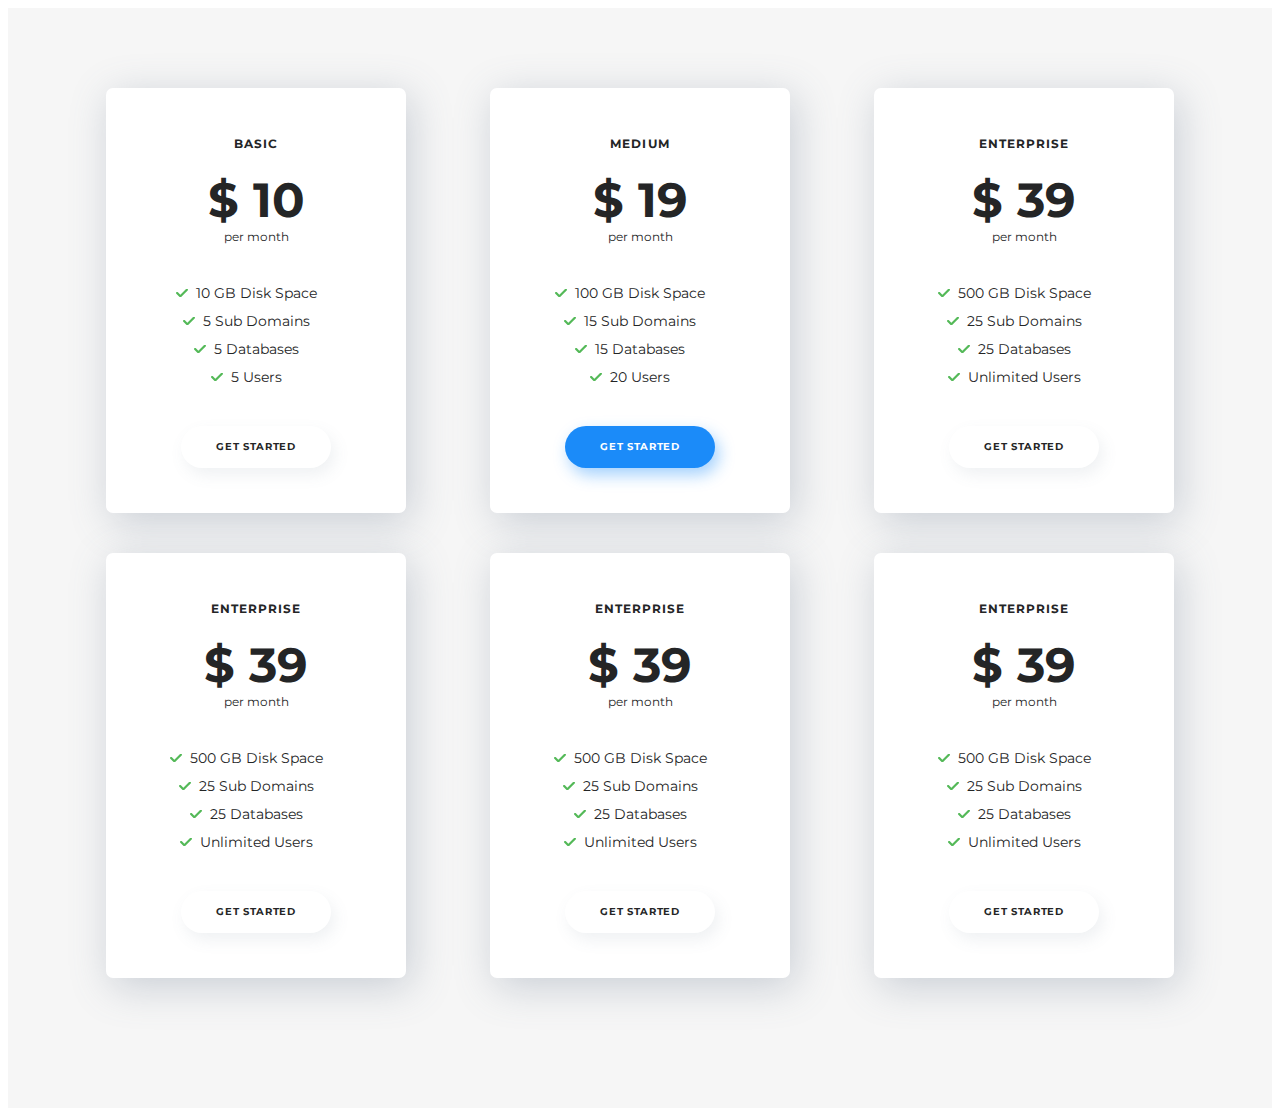
<file: index.html>
<!DOCTYPE html>
<html>
  <head>
    <!--the must have tags-->
    <meta charset="utf-8">
    <meta name="viewport" content="width=device-width">
    <!--the must have assets-->
    <link rel="stylesheet" href="https://maxcdn.bootstrapcdn.com/bootstrap/4.0.0-alpha.6/css/bootstrap.min.css" integrity="sha384-rwoIResjU2yc3z8GV/NPeZWAv56rSmLldC3R/AZzGRnGxQQKnKkoFVhFQhNUwEyJ" crossorigin="anonymous">
    <link rel="stylesheet" href="css/main.css">
    <script src="js/main.js" defer></script>
    <!--page title-->
    <title>Phoenix Startup UI Kit free version</title>
  </head>
  <body>
    <main class="page_wrapper">
      <!-- == START OF PRICES 02 ==-->
      <div class="prices prices--02">
        <div class="container-fluid">
           <div class="prices__items_box">
            <div class="prices__item prices__item--02 prices__item--accent--02">
              <h3 class="prices__item__title">basic</h3><span class="prices__item__price">$ 10</span><span class="prices__item__price_info">per month</span>
              <ul class="prices__item__features_list">
                <li class="prices__item__features_list__item">10 GB Disk Space</li>
                <li class="prices__item__features_list__item">5 Sub Domains</li>
                <li class="prices__item__features_list__item">5 Databases</li>
                <li class="prices__item__features_list__item">5 Users</li>
              </ul><a href="#" class="button button--white button--gray-shadow">get started</a>
            </div>
            <div class="prices__item prices__item--02 prices__item--accent--02">
              <h3 class="prices__item__title">medium</h3><span class="prices__item__price">$ 19</span><span class="prices__item__price_info">per month</span>
              <ul class="prices__item__features_list">
                <li class="prices__item__features_list__item">100 GB Disk Space</li>
                <li class="prices__item__features_list__item">15 Sub Domains</li>
                <li class="prices__item__features_list__item">15 Databases</li>
                <li class="prices__item__features_list__item">20 Users</li>
              </ul><a href="#" class="button button--blue button--blue-shadow">get started</a>
            </div>
            <div class="prices__item prices__item--02 prices__item--accent--02">
              <h3 class="prices__item__title">enterprise</h3><span class="prices__item__price">$ 39</span><span class="prices__item__price_info">per month</span>
              <ul class="prices__item__features_list">
                <li class="prices__item__features_list__item">500 GB Disk Space</li>
                <li class="prices__item__features_list__item">25 Sub Domains</li>
                <li class="prices__item__features_list__item">25 Databases</li>
                <li class="prices__item__features_list__item">Unlimited Users</li>
              </ul><a href="#" class="button button--white button--gray-shadow">get started</a>
            </div>

        <div class="prices__item prices__item--02 prices__item--accent--02">
              <h3 class="prices__item__title">enterprise</h3><span class="prices__item__price">$ 39</span><span class="prices__item__price_info">per month</span>
              <ul class="prices__item__features_list">
                <li class="prices__item__features_list__item">500 GB Disk Space</li>
                <li class="prices__item__features_list__item">25 Sub Domains</li>
                <li class="prices__item__features_list__item">25 Databases</li>
                <li class="prices__item__features_list__item">Unlimited Users</li>
              </ul><a href="#" class="button button--white button--gray-shadow">get started</a>
            </div>


                    <div class="prices__item prices__item--02 prices__item--accent--02">
              <h3 class="prices__item__title">enterprise</h3><span class="prices__item__price">$ 39</span><span class="prices__item__price_info">per month</span>
              <ul class="prices__item__features_list">
                <li class="prices__item__features_list__item">500 GB Disk Space</li>
                <li class="prices__item__features_list__item">25 Sub Domains</li>
                <li class="prices__item__features_list__item">25 Databases</li>
                <li class="prices__item__features_list__item">Unlimited Users</li>
              </ul><a href="#" class="button button--white button--gray-shadow">get started</a>
            </div>

                    <div class="prices__item prices__item--02 prices__item--accent--02">
              <h3 class="prices__item__title">enterprise</h3><span class="prices__item__price">$ 39</span><span class="prices__item__price_info">per month</span>
              <ul class="prices__item__features_list">
                <li class="prices__item__features_list__item">500 GB Disk Space</li>
                <li class="prices__item__features_list__item">25 Sub Domains</li>
                <li class="prices__item__features_list__item">25 Databases</li>
                <li class="prices__item__features_list__item">Unlimited Users</li>
              </ul><a href="#" class="button button--white button--gray-shadow">get started</a>
            </div>

          </div>
        </div>
      </div>
      <!-- == END OF PRICES 02 ==-->
    </main>
  </body>
</html>
</file>
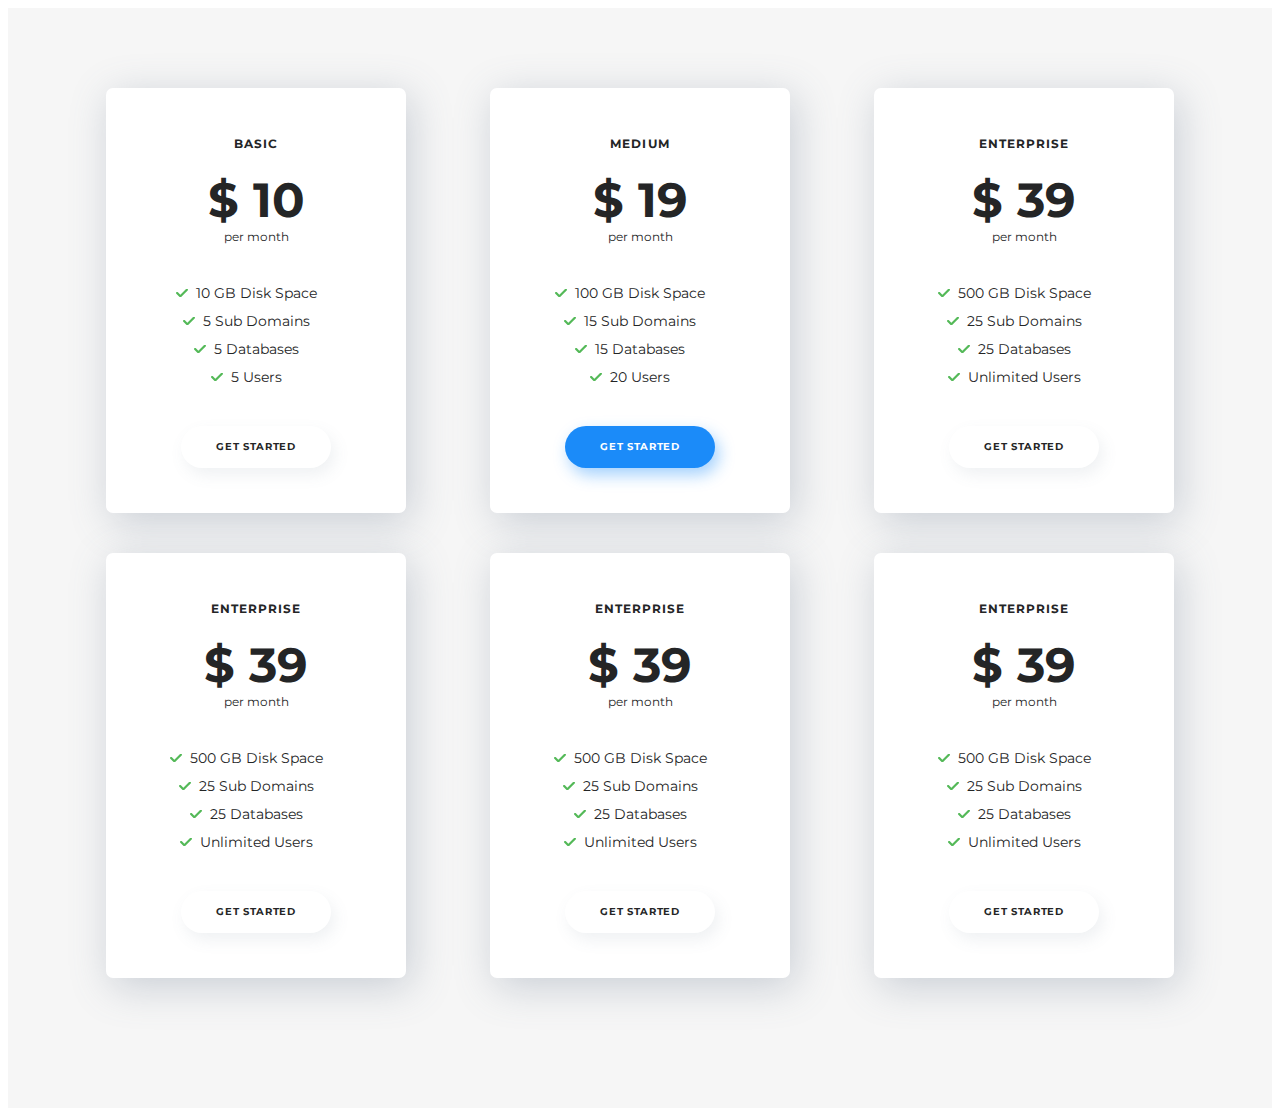
<file: filc.html>
<!DOCTYPE html>
<html>
  <head>
    <!--the must have tags-->
    <meta charset="utf-8">
    <meta name="viewport" content="width=device-width">
    <!--the must have assets-->
    <link rel="stylesheet" href="https://maxcdn.bootstrapcdn.com/bootstrap/4.0.0-alpha.6/css/bootstrap.min.css" integrity="sha384-rwoIResjU2yc3z8GV/NPeZWAv56rSmLldC3R/AZzGRnGxQQKnKkoFVhFQhNUwEyJ" crossorigin="anonymous">
    <link rel="stylesheet" href="css/main.css">
    <script src="js/main.js" defer></script>
    <!--page title-->
    <title>Phoenix Startup UI Kit free version</title>
  </head>
  <body>
    <main class="page_wrapper">
      <!-- == START OF PRICES 02 ==-->
      <div class="prices prices--02">
        <div class="container-fluid">
           <div class="prices__items_box">
            <div class="prices__item prices__item--02 prices__item--accent--02">
              <h3 class="prices__item__title">basic</h3><span class="prices__item__price">$ 10</span><span class="prices__item__price_info">per month</span>
              <ul class="prices__item__features_list">
                <li class="prices__item__features_list__item">10 GB Disk Space</li>
                <li class="prices__item__features_list__item">5 Sub Domains</li>
                <li class="prices__item__features_list__item">5 Databases</li>
                <li class="prices__item__features_list__item">5 Users</li>
              </ul><a href="#" class="button button--white button--gray-shadow">get started</a>
            </div>
            <div class="prices__item prices__item--02 prices__item--accent--02">
              <h3 class="prices__item__title">medium</h3><span class="prices__item__price">$ 19</span><span class="prices__item__price_info">per month</span>
              <ul class="prices__item__features_list">
                <li class="prices__item__features_list__item">100 GB Disk Space</li>
                <li class="prices__item__features_list__item">15 Sub Domains</li>
                <li class="prices__item__features_list__item">15 Databases</li>
                <li class="prices__item__features_list__item">20 Users</li>
              </ul><a href="#" class="button button--blue button--blue-shadow">get started</a>
            </div>
            <div class="prices__item prices__item--02 prices__item--accent--02">
              <h3 class="prices__item__title">enterprise</h3><span class="prices__item__price">$ 39</span><span class="prices__item__price_info">per month</span>
              <ul class="prices__item__features_list">
                <li class="prices__item__features_list__item">500 GB Disk Space</li>
                <li class="prices__item__features_list__item">25 Sub Domains</li>
                <li class="prices__item__features_list__item">25 Databases</li>
                <li class="prices__item__features_list__item">Unlimited Users</li>
              </ul><a href="#" class="button button--white button--gray-shadow">get started</a>
            </div>

        <div class="prices__item prices__item--02 prices__item--accent--02">
              <h3 class="prices__item__title">enterprise</h3><span class="prices__item__price">$ 39</span><span class="prices__item__price_info">per month</span>
              <ul class="prices__item__features_list">
                <li class="prices__item__features_list__item">500 GB Disk Space</li>
                <li class="prices__item__features_list__item">25 Sub Domains</li>
                <li class="prices__item__features_list__item">25 Databases</li>
                <li class="prices__item__features_list__item">Unlimited Users</li>
              </ul><a href="#" class="button button--white button--gray-shadow">get started</a>
            </div>


                    <div class="prices__item prices__item--02 prices__item--accent--02">
              <h3 class="prices__item__title">enterprise</h3><span class="prices__item__price">$ 39</span><span class="prices__item__price_info">per month</span>
              <ul class="prices__item__features_list">
                <li class="prices__item__features_list__item">500 GB Disk Space</li>
                <li class="prices__item__features_list__item">25 Sub Domains</li>
                <li class="prices__item__features_list__item">25 Databases</li>
                <li class="prices__item__features_list__item">Unlimited Users</li>
              </ul><a href="#" class="button button--white button--gray-shadow">get started</a>
            </div>

                    <div class="prices__item prices__item--02 prices__item--accent--02">
              <h3 class="prices__item__title">enterprise</h3><span class="prices__item__price">$ 39</span><span class="prices__item__price_info">per month</span>
              <ul class="prices__item__features_list">
                <li class="prices__item__features_list__item">500 GB Disk Space</li>
                <li class="prices__item__features_list__item">25 Sub Domains</li>
                <li class="prices__item__features_list__item">25 Databases</li>
                <li class="prices__item__features_list__item">Unlimited Users</li>
              </ul><a href="#" class="button button--white button--gray-shadow">get started</a>
            </div>

          </div>
        </div>
      </div>
      <!-- == END OF PRICES 02 ==-->
      <!-- ===== END OF: FREE VERSION COMPONENTS-->
      <!-- == START OF COVER COMPONENTS ==-->
      <!--include components/covers/01-->
      <!--include components/covers/02-->
      <!--include components/covers/03-->
      <!--include components/covers/05-->
      <!--include components/covers/06-->
      <!--include components/covers/07-->
      <!--include components/covers/08-->
      <!--include components/covers/09-->
      <!--include components/covers/11-->
      <!--include components/covers/12-->
      <!--include components/covers/13-->
      <!--include components/covers/14-->
      <!--include components/covers/15-->
      <!--include components/covers/17-->
      <!--include components/covers/18-->
      <!--include components/covers/19-->
      <!--include components/covers/20-->
      <!--include components/covers/21
      // == END OF COVER COMPONENTS ==
      // ____________________________
      // == START OF call_to_action COMPONENTS ==
      -->
      <!--include components/call_to_actions/01-->
      <!--include components/call_to_actions/02-->
      <!--include components/call_to_actions/03-->
      <!--include components/call_to_actions/04-->
      <!--include components/call_to_actions/05-->
      <!--include components/call_to_actions/06-->
      <!--include components/call_to_actions/08-->
      <!--include components/call_to_actions/09-->
      <!--include components/call_to_actions/10-->
      <!--include components/call_to_actions/11-->
      <!--include components/call_to_actions/12-->
      <!--include components/call_to_actions/13-->
      <!--include components/call_to_actions/14-->
      <!--include components/call_to_actions/15-->
      <!--include components/call_to_actions/16-->
      <!--include components/call_to_actions/17-->
      <!--include components/call_to_actions/18-->
      <!-- == END OF call_to_action COMPONENTS ==-->
      <!-- ____________________________-->
      <!-- == START OF FEATURES COMPONENTS ==-->
      <!--include components/features/01-->
      <!--include components/features/02-->
      <!--include components/features/03-->
      <!--include components/features/04-->
      <!--include components/features/05-->
      <!--include components/features/07-->
      <!--include components/features/08-->
      <!--include components/features/09-->
      <!--include components/features/10-->
      <!--include components/features/11-->
      <!--include components/features/12-->
      <!-- == END OF FEATURES COMPONENTS ==-->
      <!-- ____________________________-->
      <!-- == START OF PARTNERS COMPONENTS ==-->
      <!--include components/partners/01/-->
      <!--include components/partners/02-->
      <!--include components/partners/03-->
      <!-- == END OF PARTNERS COMPONENTS ==-->
      <!-- ____________________________-->
      <!-- == START OF COUNTERS COMPONENTS ==-->
      <!--include components/counters/01-->
      <!--include components/counters/02-->
      <!--include components/counters/03-->
      <!-- == END OF COUNTERS COMPONENTS ==-->
      <!-- ____________________________-->
      <!-- == START OF TESTIMONIALS COMPONENTS ==-->
      <!--include components/testimonials/01-->
      <!--include components/testimonials/02-->
      <!--include components/testimonials/03-->
      <!--include components/testimonials/04-->
      <!--include components/testimonials/05-->
      <!--include components/testimonials/06-->
      <!-- == END OF TESTIMONIALS COMPONENTS ==-->
      <!-- ____________________________-->
      <!-- == START OF ABOUT COMPONENTS ==-->
      <!--include components/about/01-->
      <!--include components/about/02-->
      <!--include components/about/03-->
      <!--include components/about/04-->
      <!--include components/about/05-->
      <!--include components/about/06-->
      <!--include components/about/07-->
      <!--include components/about/08-->
      <!-- == END OF ABOUT COMPONENTS ==-->
      <!-- ____________________________-->
      <!-- == START OF CONTENTS COMPONENTS ==-->
      <!--include components/contents/01-->
      <!--include components/contents/02-->
      <!--include components/contents/03-->
      <!--include components/contents/04-->
      <!--include components/contents/05-->
      <!-- == END OF CONTENTS COMPONENTS ==-->
      <!-- ____________________________-->
      <!-- == START OF TEAM COMPONENTS ==-->
      <!--include components/team/01-->
      <!--include components/team/02-->
      <!--include components/team/03-->
      <!-- == END OF TEAM COMPONENTS ==-->
      <!-- ____________________________-->
      <!-- == START OF WORKS COMPONENTS ==-->
      <!--include components/works/01-->
      <!--include components/works/02-->
      <!--include components/works/03-->
      <!--include components/works/04-->
      <!-- == END OF WORKS COMPONENTS ==-->
      <!-- ____________________________-->
      <!-- == START OF FOOTERS COMPONENTS ==-->
      <!--include components/footers/01-->
      <!--include components/footers/02-->
      <!--include components/footers/03-->
      <!--include components/footers/04-->
      <!--include components/footers/06-->
      <!--include components/footers/07-->
      <!-- == END OF FOOTERS COMPONENTS ==-->
      <!-- ____________________________-->
      <!-- == START OF PRICE PLANS COMPONENTS ==-->
      <!--include components/prices/01-->
      <!--include components/prices/03-->
      <!--include components/prices/04-->
      <!-- == END OF PRICE PLANS COMPONENTS ==-->
      <!-- ____________________________-->
      <!-- == START OF VIDEO POPUP COMPONENT ==-->
      <!-- == START OF VIDEO POPUP ==-->
      <div data-popup-name="video" class="popup popup--video js-popup">
        <button title="close" class="popup__close_btn js-close-all-popups"></button>
        <iframe src="https://www.youtube.com/embed/9ZfN87gSjvI" frameborder="0" allowfullscreen class="popup__video_frame"></iframe>
      </div>
      <!-- == END OF VIDEO POPUP ==-->
      <!-- == END OF VIDEO POPUP COMPONENT ==-->
      <!-- ____________________________-->
      <!-- Never miss free updates and get new breathtaking components first!-->
      <!-- https://twitter.com/ui_market-->
      <!-- Feel free to ask any questions: hello@ui-market.com-->
    </main>
  </body>
  <div class="js-overlay js-close-navigation js-close-menu overlay"></div>
</html>
</file>
<file: css/main.css>
/*== START OF PHOENIX CSS ==*/
@font-face {
  font-family: 'Montserrat';
  font-weight: 300;
  src: url("../fonts/montserrat/Montserrat-Light.otf");
  /* IE9 Compat Modes */ }

* {
  -webkit-box-sizing: border-box;
  -moz-box-sizing: border-box;
  box-sizing: border-box;
  font-weight: 400; }

html {
  height: 100%; }

body {
  height: 100%;
  font-family: Helvetica, Arial, sans-serif;
  color: #242526;
  font-weight: 400; }
  .wf-montserrat-n4-active body {
    font-family: Montserrat, Helvetica, Arial, sans-serif; }
  body.state-fixed {
    overflow: hidden; }

a, a:hover, a:focus {
  color: inherit; }

button {
  padding: 0;
  margin: 0;
  border: none;
  background: none; }

button:focus,
input:focus,
textarea:focus {
  outline: none; }

.input {
  border: none;
  height: 42px;
  padding-left: 15px;
  margin-top: 5px;
  -webkit-border-radius: 4px;
  -moz-border-radius: 4px;
  border-radius: 4px;
  font-weight: 400;
  font-size: 11px;
  color: white; }
  .wf-montserrat-n4-active .input {
    font-family: Montserrat, Helvetica, Arial, sans-serif; }
  .input::-webkit-input-placeholder {
    font-weight: 400;
    font-size: 11px;
    color: white;
    -webkit-transition: opacity 0.3s ease, text-indent 0.3s ease;
    transition: opacity 0.3s ease, text-indent 0.3s ease; }
    .wf-montserrat-n4-active .input::-webkit-input-placeholder {
      font-family: Montserrat, Helvetica, Arial, sans-serif; }
  .input:-moz-placeholder {
    font-weight: 400;
    font-size: 11px;
    color: white;
    -moz-transition: opacity 0.3s ease, text-indent 0.3s ease;
    transition: opacity 0.3s ease, text-indent 0.3s ease; }
    .wf-montserrat-n4-active .input:-moz-placeholder {
      font-family: Montserrat, Helvetica, Arial, sans-serif; }
  .input::-moz-placeholder {
    font-weight: 400;
    font-size: 11px;
    color: white;
    -moz-transition: opacity 0.3s ease, text-indent 0.3s ease;
    transition: opacity 0.3s ease, text-indent 0.3s ease; }
    .wf-montserrat-n4-active .input::-moz-placeholder {
      font-family: Montserrat, Helvetica, Arial, sans-serif; }
  .input:-ms-input-placeholder {
    font-weight: 400;
    font-size: 11px;
    color: white;
    transition: opacity 0.3s ease, text-indent 0.3s ease; }
    .wf-montserrat-n4-active .input:-ms-input-placeholder {
      font-family: Montserrat, Helvetica, Arial, sans-serif; }
  .input:focus::-webkit-input-placeholder {
    text-indent: 3%;
    opacity: 0; }
  .input:focus:-moz-placeholder {
    text-indent: 3%;
    opacity: 0; }
  .input:focus::-moz-placeholder {
    text-indent: 3%;
    opacity: 0; }
  .input:focus:-ms-input-placeholder {
    text-indent: 3%;
    opacity: 0; }
  .input--small {
    height: 32px; }
  .input--gray-border {
    border: 1px solid rgba(188, 198, 208, 0.2); }
  .input--black-placeholder, .input--white, .input--snow {
    color: #242526; }
    .input--black-placeholder::-webkit-input-placeholder, .input--white::-webkit-input-placeholder, .input--snow::-webkit-input-placeholder {
      color: #242526; }
    .input--black-placeholder:-moz-placeholder, .input--white:-moz-placeholder, .input--snow:-moz-placeholder {
      color: #242526; }
    .input--black-placeholder::-moz-placeholder, .input--white::-moz-placeholder, .input--snow::-moz-placeholder {
      color: #242526; }
    .input--black-placeholder:-ms-input-placeholder, .input--white:-ms-input-placeholder, .input--snow:-ms-input-placeholder {
      color: #242526; }
  .input--black {
    background-color: rgba(36, 37, 38, 0.3); }
  .input--dark {
    background-color: rgba(36, 37, 38, 0.6); }
  .input--death {
    background-color: rgba(0, 0, 0, 0.7); }
  .input--gray {
    background-color: rgba(182, 193, 204, 0.2); }
  .input--light {
    background-color: rgba(116, 116, 116, 0.1); }
  .input--white {
    background-color: white; }
  .input--snow {
    background-color: rgba(255, 255, 255, 0.6); }

.button {
  font-weight: 700;
  display: inline-block;
  min-width: 150px;
  padding: 0 10px;
  height: 42px;
  line-height: 42px;
  -webkit-border-radius: 42px;
  -moz-border-radius: 42px;
  border-radius: 42px;
  font-size: 10px;
  letter-spacing: 0.065em;
  text-transform: uppercase;
  cursor: pointer;
  text-align: center;
  -webkit-transition: all 0.3s ease;
  -moz-transition: all 0.3s ease;
  -o-transition: all 0.3s ease;
  transition: all 0.3s ease; }
  .button {
    text-decoration: none; }
  .button:hover {
    color: inherit; }
  .wf-montserrat-n7-active .button {
    font-family: Montserrat, Helvetica, Arial, sans-serif; }
  .button:hover, .button:focus, .button:active, .button:visited {
    text-decoration: none; }
  .button--gray {
    background-color: #f6f6f6; }
  .button--black {
    background-color: #242526;
    color: white; }
    .button--black:hover, .button--black:focus, .button--black:active, .button--black:visited {
      color: white; }
    .button--black:hover {
      background-color: rgba(36, 37, 38, 0.8); }
  .button--white {
    background-color: white; }
    .button--white:hover {
      background-color: #1b8bf9;
      color: white; }
  .button--blue {
    background-color: #1b8bf9;
    color: white; }
    .button--blue:hover, .button--blue:focus, .button--blue:active, .button--blue:visited {
      color: white; }
    .button--blue:hover {
      background-color: rgba(27, 139, 249, 0.8); }
  .button--border-black {
    border: 1px solid #242526;
    color: #242526; }
    .button--border-black:hover {
      background-color: #242526;
      color: white; }
  .button--border-white {
    border: 1px solid white;
    color: white; }
    .button--border-white:hover, .button--border-white:focus, .button--border-white:active, .button--border-white:visited {
      color: white; }
    .button--border-white:hover {
      background-color: white;
      color: #242526; }
  .button--border-blue {
    border: 1px solid #1b8bf9; }
    .button--border-blue:hover {
      background-color: #1b8bf9;
      color: white; }
  .button--border-fat {
    border-width: 2px;
    line-height: 40px; }
  .button--icon-apple, .button--icon-apple--black {
    padding-left: 25px;
    position: relative; }
    .button--icon-apple:before, .button--icon-apple--black:before, .button--icon-apple:after, .button--icon-apple--black:after {
      content: "";
      position: absolute;
      left: 22px;
      bottom: 0;
      top: 0;
      margin: auto;
      width: 13px;
      height: 16px;
      -webkit-transition: opacity .4s ease;
      -moz-transition: opacity .4s ease;
      -o-transition: opacity .4s ease;
      transition: opacity .4s ease; }
    .button--icon-apple:before, .button--icon-apple--black:before {
      background: url([data-uri]) no-repeat center/13px 16px; }
    .button--icon-apple:after, .button--icon-apple--black:after {
      background: url([data-uri]) no-repeat center/13px 16px; }
    .button--icon-apple:after, .button--icon-apple--black:after {
      opacity: 0; }
    .button--icon-apple.button--border-white:hover:before, .button--border-white.button--icon-apple--black:hover:before, .button--icon-apple.button--white:hover:before, .button--white.button--icon-apple--black:hover:before {
      opacity: 0; }
    .button--icon-apple.button--border-white:hover:after, .button--border-white.button--icon-apple--black:hover:after, .button--icon-apple.button--white:hover:after, .button--white.button--icon-apple--black:hover:after {
      opacity: 1; }
  .button--icon-apple--black:before {
    background: url([data-uri]) no-repeat center/13px 16px; }
  .button--icon-apple--black:after {
    background: url([data-uri]) no-repeat center/13px 16px; }
  .button--blue-shadow {
    -webkit-box-shadow: 4px 6.9px 16px rgba(27, 139, 249, 0.4);
    -moz-box-shadow: 4px 6.9px 16px rgba(27, 139, 249, 0.4);
    box-shadow: 4px 6.9px 16px rgba(27, 139, 249, 0.4); }
    .button--blue-shadow:hover {
      -webkit-box-shadow: 4px 6.9px 16px rgba(27, 139, 249, 0.6);
      -moz-box-shadow: 4px 6.9px 16px rgba(27, 139, 249, 0.6);
      box-shadow: 4px 6.9px 16px rgba(27, 139, 249, 0.6); }
  .button--gray-shadow {
    -webkit-box-shadow: 4px 6.9px 16px rgba(99, 117, 138, 0.1);
    -moz-box-shadow: 4px 6.9px 16px rgba(99, 117, 138, 0.1);
    box-shadow: 4px 6.9px 16px rgba(99, 117, 138, 0.1); }
    .button--gray-shadow:hover {
      -webkit-box-shadow: 4px 6.9px 16px rgba(99, 117, 138, 0.3);
      -moz-box-shadow: 4px 6.9px 16px rgba(99, 117, 138, 0.3);
      box-shadow: 4px 6.9px 16px rgba(99, 117, 138, 0.3); }
  .button--black-shadow {
    -webkit-box-shadow: 4px 6.9px 16px rgba(0, 0, 0, 0.2);
    -moz-box-shadow: 4px 6.9px 16px rgba(0, 0, 0, 0.2);
    box-shadow: 4px 6.9px 16px rgba(0, 0, 0, 0.2); }
    .button--black-shadow:hover {
      -webkit-box-shadow: 4px 6.9px 16px rgba(0, 0, 0, 0.35);
      -moz-box-shadow: 4px 6.9px 16px rgba(0, 0, 0, 0.35);
      box-shadow: 4px 6.9px 16px rgba(0, 0, 0, 0.35); }
  .button--dark-shadow {
    -webkit-box-shadow: 2px 3.5px 20px rgba(50, 65, 87, 0.8);
    -moz-box-shadow: 2px 3.5px 20px rgba(50, 65, 87, 0.8);
    box-shadow: 2px 3.5px 20px rgba(50, 65, 87, 0.8); }
    .button--dark-shadow:hover {
      -webkit-box-shadow: 2px 3.5px 20px rgba(50, 65, 87, 0.9);
      -moz-box-shadow: 2px 3.5px 20px rgba(50, 65, 87, 0.9);
      box-shadow: 2px 3.5px 20px rgba(50, 65, 87, 0.9); }
  .button--small-radius {
    -webkit-border-radius: 4px;
    -moz-border-radius: 4px;
    border-radius: 4px; }
  .button--small {
    height: 34px;
    line-height: 31px;
    min-width: 124px;
    font-size: 12px; }
  .button--extra-small {
    height: 20px;
    line-height: 20px;
    min-width: 60px;
    font-size: 9px; }
  .button--round {
    -webkit-border-radius: 50%;
    -moz-border-radius: 50%;
    border-radius: 50%;
    height: 42px;
    width: 42px;
    min-width: 42px; }
  .button--arrow-down {
    position: relative; }
    .button--arrow-down:hover {
      -webkit-transform: translateY(3px);
      -moz-transform: translateY(3px);
      -ms-transform: translateY(3px);
      -o-transform: translateY(3px);
      transform: translateY(3px); }
    .button--arrow-down:before {
      content: "";
      position: absolute;
      left: 0;
      right: 0;
      bottom: 0;
      top: 0;
      margin: auto;
      width: 14px;
      height: 8px;
      background: url([data-uri]) no-repeat center/100% auto; }
    .button--arrow-down.button--white:before {
      background: url([data-uri]) no-repeat center/100% auto; }
    .button--arrow-down.button--white:hover {
      background-color: white; }
  .button--play-icon {
    position: relative; }
    .button--play-icon:before {
      content: "";
      position: absolute;
      left: 6px;
      right: 0;
      bottom: 0;
      top: 0;
      margin: auto;
      width: 21px;
      height: 26px;
      background: url([data-uri]) no-repeat center/100% auto; }

.button--store {
  display: inline-block;
  margin: 0 10px;
  width: 135px; }

.button__image {
  width: 100%; }

.dropdown {
  position: absolute;
  z-index: 999;
  padding: 4px 0;
  background-color: white;
  -webkit-transform: scale(0);
  -moz-transform: scale(0);
  -ms-transform: scale(0);
  -o-transform: scale(0);
  transform: scale(0);
  opacity: 0;
  -webkit-transform-origin: left top;
  -moz-transform-origin: left top;
  -ms-transform-origin: left top;
  -o-transform-origin: left top;
  transform-origin: left top;
  -webkit-transition: -webkit-transform 0.4s cubic-bezier(0.25, 0.8, 0.25, 1);
  -moz-transition: -moz-transform 0.4s cubic-bezier(0.25, 0.8, 0.25, 1);
  -o-transition: -o-transform 0.4s cubic-bezier(0.25, 0.8, 0.25, 1);
  transition: transform 0.4s cubic-bezier(0.25, 0.8, 0.25, 1); }
  .dropdown.state-visible {
    opacity: 1;
    -webkit-transform: scale(1);
    -moz-transform: scale(1);
    -ms-transform: scale(1);
    -o-transform: scale(1);
    transform: scale(1); }
  .dropdown--border-black {
    border: 1px solid #242526; }

.dropdown__list {
  padding: 0;
  margin: 0;
  list-style: none;
  opacity: 0;
  -webkit-transition: all .4s .2s ease;
  -moz-transition: all .4s .2s ease;
  -o-transition: all .4s .2s ease;
  transition: all .4s .2s ease; }
  .state-visible .dropdown__list {
    opacity: 1; }

.dropdown__item {
  height: 40px;
  line-height: 40px; }

.dropdown__btn {
  position: relative;
  display: block;
  width: 100%;
  height: 100%;
  -webkit-transition: background-color 0.4s cubic-bezier(0.25, 0.8, 0.25, 1);
  -moz-transition: background-color 0.4s cubic-bezier(0.25, 0.8, 0.25, 1);
  -o-transition: background-color 0.4s cubic-bezier(0.25, 0.8, 0.25, 1);
  transition: background-color 0.4s cubic-bezier(0.25, 0.8, 0.25, 1); }
  .dropdown__btn:hover {
    background-color: #eee; }
  .dropdown__btn.state-active:before {
    content: "";
    position: absolute;
    left: 15px;
    top: 0;
    bottom: 0;
    margin: auto;
    height: 4px;
    width: 4px;
    -webkit-border-radius: 50%;
    -moz-border-radius: 50%;
    border-radius: 50%; }

.dropdown__item_text {
  float: left;
  position: relative;
  z-index: 1;
  width: 100%;
  padding: 0 20px;
  font-size: 10px;
  font-weight: 700;
  text-transform: uppercase;
  text-align: left; }
  .dropdown__item_text:before {
    content: "";
    position: absolute;
    left: 13px;
    bottom: 0;
    top: 0;
    height: 16px;
    width: 16px;
    margin: auto; }

.social {
  padding: 0;
  margin: 0;
  list-style: none; }

.social__item {
  display: inline-block; }
  .social__item--equal_margin {
    margin-left: 7.5px;
    margin-right: 7.5px; }
  .social__item--left_margin {
    margin-left: 15px; }
    .social__item--left_margin:first-child {
      margin-left: 0; }

.social__link {
  display: inline-block;
  position: relative;
  vertical-align: middle; }
  .social__link:before {
    content: "";
    position: absolute;
    left: 0;
    right: 0;
    bottom: 0;
    top: 0; }
  .social__link--twitter, .social__link--twitter--black {
    width: 14px;
    height: 12px; }
    .social__link--twitter:before, .social__link--twitter--black:before {
      background: url([data-uri]) no-repeat center/14px 12px; }
  .social__link--twitter--black:before {
    background: url([data-uri]) no-repeat center/14px 12px; }
  .social__link--facebook, .social__link--facebook--black {
    width: 6px;
    height: 12px; }
    .social__link--facebook:before, .social__link--facebook--black:before {
      background: url([data-uri]) no-repeat center/6px 12px; }
  .social__link--facebook--black:before {
    background: url([data-uri]) no-repeat center/6px 12px; }
  .social__link--g_plus, .social__link--g_plus--black {
    width: 16px;
    height: 10px; }
    .social__link--g_plus:before, .social__link--g_plus--black:before {
      background: url([data-uri]) no-repeat center/16px 10px; }
  .social__link--g_plus--black:before {
    background: url([data-uri]) no-repeat center/16px 10px; }
  .social__link--tumblr, .social__link--tumblr--black {
    width: 6px;
    height: 10px; }
    .social__link--tumblr:before, .social__link--tumblr--black:before {
      background: url([data-uri]) no-repeat center/6px 10px; }
  .social__link--tumblr--black:before {
    background: url([data-uri]) no-repeat center/6px 10px; }
  .social__link--pinterest, .social__link--pinterest--black {
    width: 9px;
    height: 11px; }
    .social__link--pinterest:before, .social__link--pinterest--black:before {
      background: url([data-uri]) no-repeat center/9px 11px; }
  .social__link--pinterest--black:before {
    background: url([data-uri]) no-repeat center/9px 11px; }
  .social__link--linkedin, .social__link--linkedin--black {
    width: 11px;
    height: 10px; }
    .social__link--linkedin:before, .social__link--linkedin--black:before {
      background: url([data-uri]) no-repeat center/11px 10px; }
  .social__link--linkedin--black:before {
    background: url([data-uri]) no-repeat center/11px 10px; }
  .social__link--behance, .social__link--behance--black {
    width: 13px;
    height: 11px; }
    .social__link--behance:before, .social__link--behance--black:before {
      background: url([data-uri]) no-repeat center/13px 11px; }
  .social__link--behance--black:before {
    background: url([data-uri]) no-repeat center/13px 11px; }
  .social__link--dribbble, .social__link--dribbble--black {
    width: 13px;
    height: 13px; }
    .social__link--dribbble:before, .social__link--dribbble--black:before {
      background: url([data-uri]) no-repeat center/13px 13px; }
  .social__link--dribbble--black:before {
    background: url([data-uri]) no-repeat center/13px 13px; }
  .social__link--rounded {
    height: 36px;
    width: 36px;
    line-height: 36px;
    border: white 1px solid;
    -webkit-border-radius: 50%;
    -moz-border-radius: 50%;
    border-radius: 50%;
    -webkit-transition: opacity .4s ease;
    -moz-transition: opacity .4s ease;
    -o-transition: opacity .4s ease;
    transition: opacity .4s ease;
    opacity: 0.7; }
    .social__link--rounded:hover {
      opacity: 1; }

.overlay {
  height: 0;
  opacity: 0;
  position: fixed;
  left: 0;
  right: 0;
  bottom: 0;
  top: 0;
  z-index: 100;
  background-color: rgba(36, 37, 38, 0.6);
  -webkit-transition: opacity 0.3s ease;
  -moz-transition: opacity 0.3s ease;
  -o-transition: opacity 0.3s ease;
  transition: opacity 0.3s ease;
  cursor: pointer; }
  .overlay.state-visible {
    opacity: 1;
    height: 100%; }

.menu {
  position: fixed;
  overflow: auto;
  right: -100%;
  top: 0;
  z-index: 300;
  width: 30%;
  height: 100%;
  min-width: 320px;
  padding-bottom: 30px;
  background-color: #1b8bf9;
  -webkit-transition: right 0.7s ease;
  -moz-transition: right 0.7s ease;
  -o-transition: right 0.7s ease;
  transition: right 0.7s ease; }
  .menu.state-opened {
    right: 0; }
  @media (max-width: 500px) {
    .menu {
      -webkit-transition-duration: 0.4s;
      -moz-transition-duration: 0.4s;
      -o-transition-duration: 0.4s;
      transition-duration: 0.4s; } }

.menu__box {
  padding-left: 50px;
  padding-right: 50px; }
  @media (max-width: 500px) {
    .menu__box {
      margin-top: 40px;
      padding-left: 15px;
      padding-right: 15px; } }
  @media (min-width: 501px) {
    .menu__box {
      position: absolute;
      left: 0;
      top: 50%;
      -webkit-transform: translateY(-50%);
      -moz-transform: translateY(-50%);
      -ms-transform: translateY(-50%);
      -o-transform: translateY(-50%);
      transform: translateY(-50%); } }

.menu__closer {
  font-weight: 400;
  position: absolute;
  z-index: 1;
  top: 50px;
  margin: 0 0 0 50px;
  padding-left: 30px;
  color: white;
  font-size: 14px; }
  .wf-montserrat-n4-active .menu__closer {
    font-family: Montserrat, Helvetica, Arial, sans-serif; }
  .menu__closer:before {
    content: "";
    position: absolute;
    left: 0;
    bottom: 0;
    top: 0;
    width: 15px;
    background: url([data-uri]) no-repeat center/100% auto; }
  @media (max-width: 1600px) {
    .menu__closer {
      right: 15px; } }
  @media (max-width: 500px) {
    .menu__closer {
      top: 40px; } }

.menu__title {
  font-weight: 700;
  margin: 0 0 20px;
  color: white;
  letter-spacing: 0.085em;
  text-transform: uppercase;
  font-size: 10px; }
  .wf-montserrat-n7-active .menu__title {
    font-family: Montserrat, Helvetica, Arial, sans-serif; }

.menu__list {
  padding: 0;
  margin: 0;
  list-style: none;
  display: inline-block;
  margin-left: 0;
  margin-bottom: 44px;
  padding-bottom: 20px;
  border-bottom: 2px solid white; }
  .menu__list:after {
    content: " ";
    /* Older browser do not support empty content */
    visibility: hidden;
    display: block;
    height: 0;
    clear: both; }
  @media (max-width: 992px) {
    .menu__list {
      display: block; } }

.menu__item {
  margin-bottom: 20px; }

.menu__link,
.menu__phone_link {
  font-weight: 700;
  font-size: 20px;
  letter-spacing: 0.05em; }
  .wf-montserrat-n7-active .menu__link, .wf-montserrat-n7-active
  .menu__phone_link {
    font-family: Montserrat, Helvetica, Arial, sans-serif; }
  .menu__link, .menu__link:hover, .menu__link:focus,
  .menu__phone_link,
  .menu__phone_link:hover,
  .menu__phone_link:focus {
    color: white;
    text-decoration: none; }

.menu__phone_link {
  display: block;
  margin: 0 0 50px 0;
  padding-left: 30px;
  position: relative; }
  .menu__phone_link:before {
    content: "";
    position: absolute;
    left: 0;
    bottom: 0;
    top: 0;
    width: 20px;
    background: url([data-uri]) no-repeat center/100% auto; }

.menu__about_text {
  font-weight: 400;
  font-size: 13px;
  color: rgba(255, 255, 255, 0.65);
  line-height: 1.4;
  width: 80%; }
  .wf-montserrat-n4-active .menu__about_text {
    font-family: Montserrat, Helvetica, Arial, sans-serif; }

.menu--02--desktop {
  position: fixed;
  left: 0;
  right: 0;
  bottom: 0;
  top: 0;
  -webkit-transform: translateY(-100%);
  -moz-transform: translateY(-100%);
  -ms-transform: translateY(-100%);
  -o-transform: translateY(-100%);
  transform: translateY(-100%);
  opacity: 0;
  width: 100%;
  text-align: center;
  -webkit-transition: all .4s ease;
  -moz-transition: all .4s ease;
  -o-transition: all .4s ease;
  transition: all .4s ease; }
  .menu--02--desktop.state-opened {
    -webkit-transform: none;
    -moz-transform: none;
    -ms-transform: none;
    -o-transform: none;
    transform: none;
    opacity: 1; }

.menu__list--02--desktop {
  padding: 0;
  margin: 0;
  list-style: none;
  position: absolute;
  left: 0;
  right: 0;
  top: 50%;
  -webkit-transform: translateY(-50%);
  -moz-transform: translateY(-50%);
  -ms-transform: translateY(-50%);
  -o-transform: translateY(-50%);
  transform: translateY(-50%);
  margin: auto; }

.menu__item--02--desktop {
  opacity: 0;
  margin-bottom: 13px;
  -webkit-transform: translateY(-5px);
  -moz-transform: translateY(-5px);
  -ms-transform: translateY(-5px);
  -o-transform: translateY(-5px);
  transform: translateY(-5px);
  -webkit-transition: all .4s .4s ease-out;
  -moz-transition: all .4s .4s ease-out;
  -o-transition: all .4s .4s ease-out;
  transition: all .4s .4s ease-out; }
  .menu__item--02--desktop:last-child {
    margin-bottom: 0; }
  .menu__item--02--desktop:nth-child(1) {
    -webkit-transition-delay: 0ms;
    -moz-transition-delay: 0ms;
    -o-transition-delay: 0ms;
    transition-delay: 0ms; }
  .menu__item--02--desktop:nth-child(2) {
    -webkit-transition-delay: 100ms;
    -moz-transition-delay: 100ms;
    -o-transition-delay: 100ms;
    transition-delay: 100ms; }
  .menu__item--02--desktop:nth-child(3) {
    -webkit-transition-delay: 200ms;
    -moz-transition-delay: 200ms;
    -o-transition-delay: 200ms;
    transition-delay: 200ms; }
  .menu__item--02--desktop:nth-child(4) {
    -webkit-transition-delay: 300ms;
    -moz-transition-delay: 300ms;
    -o-transition-delay: 300ms;
    transition-delay: 300ms; }
  .menu__item--02--desktop:nth-child(5) {
    -webkit-transition-delay: 400ms;
    -moz-transition-delay: 400ms;
    -o-transition-delay: 400ms;
    transition-delay: 400ms; }
  .menu__item--02--desktop:nth-child(6) {
    -webkit-transition-delay: 500ms;
    -moz-transition-delay: 500ms;
    -o-transition-delay: 500ms;
    transition-delay: 500ms; }
  .menu__item--02--desktop:nth-child(7) {
    -webkit-transition-delay: 600ms;
    -moz-transition-delay: 600ms;
    -o-transition-delay: 600ms;
    transition-delay: 600ms; }
  .menu__item--02--desktop:nth-child(8) {
    -webkit-transition-delay: 700ms;
    -moz-transition-delay: 700ms;
    -o-transition-delay: 700ms;
    transition-delay: 700ms; }
  .menu__item--02--desktop:nth-child(9) {
    -webkit-transition-delay: 800ms;
    -moz-transition-delay: 800ms;
    -o-transition-delay: 800ms;
    transition-delay: 800ms; }
  .menu__item--02--desktop:nth-child(10) {
    -webkit-transition-delay: 900ms;
    -moz-transition-delay: 900ms;
    -o-transition-delay: 900ms;
    transition-delay: 900ms; }
  .menu__item--02--desktop:nth-child(11) {
    -webkit-transition-delay: 1000ms;
    -moz-transition-delay: 1000ms;
    -o-transition-delay: 1000ms;
    transition-delay: 1000ms; }
  .menu__item--02--desktop:nth-child(12) {
    -webkit-transition-delay: 1100ms;
    -moz-transition-delay: 1100ms;
    -o-transition-delay: 1100ms;
    transition-delay: 1100ms; }
  .menu__item--02--desktop:nth-child(13) {
    -webkit-transition-delay: 1200ms;
    -moz-transition-delay: 1200ms;
    -o-transition-delay: 1200ms;
    transition-delay: 1200ms; }
  .menu__item--02--desktop:nth-child(14) {
    -webkit-transition-delay: 1300ms;
    -moz-transition-delay: 1300ms;
    -o-transition-delay: 1300ms;
    transition-delay: 1300ms; }
  .menu__item--02--desktop:nth-child(15) {
    -webkit-transition-delay: 1400ms;
    -moz-transition-delay: 1400ms;
    -o-transition-delay: 1400ms;
    transition-delay: 1400ms; }
  .menu__item--02--desktop:nth-child(16) {
    -webkit-transition-delay: 1500ms;
    -moz-transition-delay: 1500ms;
    -o-transition-delay: 1500ms;
    transition-delay: 1500ms; }
  .menu__item--02--desktop:nth-child(17) {
    -webkit-transition-delay: 1600ms;
    -moz-transition-delay: 1600ms;
    -o-transition-delay: 1600ms;
    transition-delay: 1600ms; }
  .menu__item--02--desktop:nth-child(18) {
    -webkit-transition-delay: 1700ms;
    -moz-transition-delay: 1700ms;
    -o-transition-delay: 1700ms;
    transition-delay: 1700ms; }
  .menu__item--02--desktop:nth-child(19) {
    -webkit-transition-delay: 1800ms;
    -moz-transition-delay: 1800ms;
    -o-transition-delay: 1800ms;
    transition-delay: 1800ms; }
  .menu__item--02--desktop:nth-child(20) {
    -webkit-transition-delay: 1900ms;
    -moz-transition-delay: 1900ms;
    -o-transition-delay: 1900ms;
    transition-delay: 1900ms; }
  .state-opened .menu__item--02--desktop {
    opacity: 1;
    -webkit-transform: none;
    -moz-transform: none;
    -ms-transform: none;
    -o-transform: none;
    transform: none; }

.menu__link--02--desktop {
  font-weight: 700;
  position: relative;
  display: inline-block;
  font-size: 24px;
  color: white;
  text-transform: uppercase;
  letter-spacing: 0.25em; }
  .wf-montserrat-n7-active .menu__link--02--desktop {
    font-family: Montserrat, Helvetica, Arial, sans-serif; }
  .menu__link--02--desktop:hover, .menu__link--02--desktop:focus, .menu__link--02--desktop:active, .menu__link--02--desktop:visited {
    text-decoration: none;
    color: white; }
  @media (max-width: 500px) {
    .menu__link--02--desktop {
      font-size: 15px; } }
  .menu__link--02--desktop:before, .menu__link--02--desktop:after {
    content: "";
    position: absolute;
    opacity: 0;
    top: 50%;
    -webkit-transform: translateY(-50%);
    -moz-transform: translateY(-50%);
    -ms-transform: translateY(-50%);
    -o-transform: translateY(-50%);
    transform: translateY(-50%);
    height: 3px;
    width: 26px;
    background-color: white;
    -webkit-transition: all .4s ease;
    -moz-transition: all .4s ease;
    -o-transition: all .4s ease;
    transition: all .4s ease; }
  .menu__link--02--desktop:before {
    left: -52px; }
  .menu__link--02--desktop:after {
    right: -52px; }
  .menu__link--02--desktop.state-active:before, .menu__link--02--desktop.state-active:after, .menu__link--02--desktop:hover:before, .menu__link--02--desktop:hover:after {
    opacity: 1; }

.menu__footer--02--desktop {
  position: absolute;
  left: 15px;
  right: 15px;
  bottom: 0; }

.menu__footer_left_box--02--desktop {
  float: left; }

.menu__footer_text--02--desktop {
  font-weight: 400;
  font-size: 12px;
  color: white; }
  .wf-montserrat-n4-active .menu__footer_text--02--desktop {
    font-family: Montserrat, Helvetica, Arial, sans-serif; }
  @media (max-width: 500px) {
    .menu__footer_text--02--desktop {
      font-size: 8px; } }

.menu__footer_right_box--02--desktop {
  float: right; }

.menu__footer_social--02--desktop {
  margin-bottom: 45px; }
  @media (max-width: 500px) {
    .menu__footer_social--02--desktop {
      margin-bottom: 20px; } }

.popup {
  display: none;
  padding: 33px 50px;
  position: fixed;
  z-index: 200;
  left: 0;
  right: 0;
  bottom: 0;
  top: 0;
  margin: auto;
  -webkit-transform: scale(0.4);
  -moz-transform: scale(0.4);
  -ms-transform: scale(0.4);
  -o-transform: scale(0.4);
  transform: scale(0.4);
  background-color: white;
  -webkit-border-radius: 9px;
  -moz-border-radius: 9px;
  border-radius: 9px;
  -webkit-box-shadow: 1px 1.7px 30px rgba(35, 36, 39, 0.33);
  -moz-box-shadow: 1px 1.7px 30px rgba(35, 36, 39, 0.33);
  box-shadow: 1px 1.7px 30px rgba(35, 36, 39, 0.33);
  -webkit-transition: all .3s ease-out;
  -moz-transition: all .3s ease-out;
  -o-transition: all .3s ease-out;
  transition: all .3s ease-out; }
  .popup.state-visible {
    display: block;
    -webkit-transform: none;
    -moz-transform: none;
    -ms-transform: none;
    -o-transform: none;
    transform: none; }
  .popup--video {
    max-width: 760px;
    height: 430px; }
    @media (max-width: 500px) {
      .popup--video {
        height: 250px; } }
  @media (max-width: 500px) {
    .popup {
      padding: 40px 20px; } }

.popup__close_btn {
  position: absolute;
  right: 15px;
  top: 15px;
  width: 15px;
  height: 15px; }
  .popup__close_btn:before {
    content: "";
    position: absolute;
    left: 0;
    right: 0;
    bottom: 0;
    top: 0;
    width: 100%;
    height: 100%;
    background: url([data-uri]) no-repeat center/100% auto; }

.popup__video_frame {
  height: 100%;
  width: 100%; }

.header {
  position: absolute;
  z-index: 10;
  left: 0;
  right: 0;
  top: 49px; }
  .header--static {
    position: relative;
    top: 0; }
  @media (max-width: 500px) {
    .header {
      top: 20px; } }

.header__container {
  line-height: 42px;
  text-align: center; }
  .header__container:after {
    content: " ";
    /* Older browser do not support empty content */
    visibility: hidden;
    display: block;
    height: 0;
    clear: both; }

.header__left_box {
  position: relative;
  z-index: 10;
  float: left;
  height: 100%; }

.header__center_box {
  position: absolute;
  z-index: 1;
  top: 0;
  left: 0;
  right: 0;
  margin: auto; }

.header__right_box {
  float: right;
  position: relative;
  z-index: 1; }

.header__logo_box {
  display: inline-block;
  width: 27px;
  height: 42px; }

.header__logo_img {
  max-width: 100%;
  max-height: 100%;
  line-height: 42px;
  height: 42px; }

.header__logo_text {
  font-weight: 700;
  position: relative;
  top: 2px;
  margin-left: 11px;
  color: white;
  font-size: 16px; }
  .wf-montserrat-n7-active .header__logo_text {
    font-family: Montserrat, Helvetica, Arial, sans-serif; }
  .header__logo_text:hover {
    color: white;
    text-decoration: none; }
  .header__logo_text--black {
    color: #242526; }
    .header__logo_text--black:hover {
      color: #242526; }

.header__link {
  font-weight: 700;
  margin-right: 30px;
  color: white;
  font-size: 12px;
  text-transform: uppercase;
  letter-spacing: 0.065em; }
  .wf-montserrat-n7-active .header__link {
    font-family: Montserrat, Helvetica, Arial, sans-serif; }
  .header__link:hover, .header__link:focus, .header__link:active, .header__link:visited {
    color: white;
    text-decoration: none; }

.header__menu_list {
  padding: 0;
  margin: 0;
  list-style: none; }

.header__menu_item {
  display: inline-block;
  margin: 0 20px 0 0; }
  .header__menu_item:last-child {
    margin-right: 0; }

.header__menu_link {
  font-weight: 700;
  position: relative;
  text-transform: uppercase;
  font-size: 12px;
  line-height: 42px; }
  .header__menu_link {
    text-decoration: none; }
  .header__menu_link:hover {
    color: inherit; }
  .wf-montserrat-n7-active .header__menu_link {
    font-family: Montserrat, Helvetica, Arial, sans-serif; }
  .header__menu_link:before {
    content: "";
    position: absolute;
    width: 0;
    height: 2px;
    left: 0;
    bottom: -5px;
    background-color: #242526;
    -webkit-transition: width 0.4s cubic-bezier(0.1, 0.88, 0.25, 1);
    -moz-transition: width 0.4s cubic-bezier(0.1, 0.88, 0.25, 1);
    -o-transition: width 0.4s cubic-bezier(0.1, 0.88, 0.25, 1);
    transition: width 0.4s cubic-bezier(0.1, 0.88, 0.25, 1); }
  .header__menu_link:hover, .header__menu_link.state-active {
    text-decoration: none; }
    .header__menu_link:hover:before, .header__menu_link.state-active:before {
      width: 100%; }
  .header__menu_link.state-active {
    cursor: default; }
  .header__menu_link--white:before {
    background-color: white; }
  .header__menu_link--white, .header__menu_link--white:hover {
    color: white; }

.header__location_dropdown_opener,
.header__location_item_text {
  font-weight: 700;
  font-size: 10px; }
  .wf-montserrat-n7-active .header__location_dropdown_opener, .wf-montserrat-n7-active
  .header__location_item_text {
    font-family: Montserrat, Helvetica, Arial, sans-serif; }

.header__location_dropdown_opener {
  position: relative;
  bottom: 1px;
  color: white;
  line-height: 42px; }
  .header__location_dropdown_opener:before {
    content: "";
    position: absolute;
    left: -12px;
    bottom: 0;
    top: 0;
    margin: auto;
    width: 6px;
    background: url([data-uri]) no-repeat center/100% auto; }
  .header__location_dropdown_opener--right-arrow:before {
    left: auto;
    right: -12px; }
  .header__location_dropdown_opener--black {
    color: #242526; }
    .header__location_dropdown_opener--black:before {
      background: url([data-uri]) no-repeat center/100% auto; }

.header__location_dropdown {
  top: -2px;
  left: -20px; }
  .header__left_box .header__location_dropdown {
    left: 0; }

.header__burger_button {
  position: relative;
  vertical-align: middle;
  height: 16px;
  width: 20px; }
  .header__right_box .header__burger_button {
    margin-left: 30px; }
  .header__burger_button:before {
    content: "";
    position: absolute;
    left: 0;
    right: 0;
    bottom: 0;
    top: 0;
    background: url([data-uri]) no-repeat center/100% auto; }
  .header__burger_button--black:before {
    background: url([data-uri]) no-repeat center/100% auto; }
  .header__burger_button.state-opened:before {
    background: url([data-uri]) no-repeat center/100% auto; }
  .header__burger_button--black.state-opened:before {
    background: url([data-uri]) no-repeat center/100% auto; }

.header__search_form {
  min-width: 100px; }

.header__search_form:hover .header__search_input {
  width: 200px;
  opacity: 1; }

.header__search_input {
  width: 0;
  opacity: 0;
  line-height: 32px;
  -webkit-transition: width 0.3s ease, opacity 0.2s ease;
  -moz-transition: width 0.3s ease, opacity 0.2s ease;
  -o-transition: width 0.3s ease, opacity 0.2s ease;
  transition: width 0.3s ease, opacity 0.2s ease; }
  @media (max-width: 500px) {
    .header__search_input {
      background-color: rgba(36, 37, 38, 0.9); } }

.header__search_button {
  height: 14px;
  width: 14px;
  position: absolute;
  right: 5px;
  top: 56%;
  -webkit-transform: translateY(-50%);
  -moz-transform: translateY(-50%);
  -ms-transform: translateY(-50%);
  -o-transform: translateY(-50%);
  transform: translateY(-50%); }
  .header__search_button:before {
    content: "";
    position: absolute;
    left: 0;
    right: 0;
    bottom: 0;
    top: 0;
    background: url([data-uri]) no-repeat center/100% auto; }

.header__cart_button {
  position: relative;
  vertical-align: middle;
  height: 36px;
  width: 36px;
  -webkit-border-radius: 50%;
  -moz-border-radius: 50%;
  border-radius: 50%;
  border: 1px solid #242526;
  -webkit-transition: background-color 0.4s ease;
  -moz-transition: background-color 0.4s ease;
  -o-transition: background-color 0.4s ease;
  transition: background-color 0.4s ease; }
  .header__cart_button:before, .header__cart_button:after {
    content: "";
    position: absolute;
    left: 0;
    right: 0;
    bottom: 0;
    top: 0;
    margin: auto;
    width: 12px;
    height: 11px;
    -webkit-transition: opacity 0.4s ease;
    -moz-transition: opacity 0.4s ease;
    -o-transition: opacity 0.4s ease;
    transition: opacity 0.4s ease; }
  .header__cart_button:before {
    background: url([data-uri]) no-repeat center/100% auto; }
  .header__cart_button:after {
    opacity: 0;
    background: url([data-uri]) no-repeat center/100% auto; }
  .header__cart_button--white:before {
    background: url([data-uri]) no-repeat center/100% auto; }
  .header__cart_button--white:after {
    background: url([data-uri]) no-repeat center/100% auto; }
  .header__cart_button:hover {
    background-color: #242526; }
    .header__cart_button:hover:before {
      opacity: 0; }
    .header__cart_button:hover:after {
      opacity: 1; }

@media (max-width: 992px) {
  .header__item--desktop {
    display: none; } }

@media (min-width: 993px) {
  .header__item--mobile {
    display: none; } }

.call_to_action {
  padding: 70px 0;
  margin: 0;
  -webkit-border-radius: 0;
  -moz-border-radius: 0;
  border-radius: 0; }
  .call_to_action--blue {
    background-color: #1b8bf9; }
  .call_to_action--black {
    background-color: #242526; }
  .call_to_action--gray {
    background-color: #f6f6f6; }
  .call_to_action--picture {
    background-position: center;
    background-repeat: no-repeat;
    -webkit-background-size: cover;
    -moz-background-size: cover;
    -o-background-size: cover;
    background-size: cover;
    background-color: #747474; }
  @media (max-width: 500px) {
    .call_to_action {
      padding: 50px 0; } }

.call_to_action__container {
  position: relative; }

.call_to_action__title {
  font-weight: 700;
  margin-bottom: 10px;
  color: white;
  font-size: 44px;
  line-height: 1.3; }
  .wf-montserrat-n7-active .call_to_action__title {
    font-family: Montserrat, Helvetica, Arial, sans-serif; }
  @media (max-width: 500px) {
    .call_to_action__title {
      font-size: 34px; } }

.call_to_action__text {
  font-weight: 300;
  display: inline-block;
  max-width: 480px;
  margin: auto auto 60px;
  font-size: 16px;
  color: #747474; }
  .wf-montserrat-n3-active .call_to_action__text {
    font-family: Montserrat, Helvetica, Arial, sans-serif; }

.call_to_action__form {
  margin: auto; }

.call_to_action__title_text__accent_word {
  font-weight: 700;
  font-style: italic; }
  .wf-playfairdisplay-i7-active .call_to_action__title_text__accent_word {
    font-family: Playfair Display, Helvetica, Arial, sans-serif; }

.call_to_action__link {
  font-weight: 400;
  display: inline-block;
  margin-top: 20px;
  color: white;
  text-transform: uppercase;
  font-size: 11px;
  text-decoration: underline;
  cursor: pointer;
  -webkit-transition: opacity 0.4s ease;
  -moz-transition: opacity 0.4s ease;
  -o-transition: opacity 0.4s ease;
  transition: opacity 0.4s ease; }
  .wf-montserrat-n4-active .call_to_action__link {
    font-family: Montserrat, Helvetica, Arial, sans-serif; }
  .call_to_action__link:hover, .call_to_action__link:focus, .call_to_action__link:active, .call_to_action__link:visited {
    color: white; }
  .call_to_action__link:hover {
    opacity: 0.85; }

.call_to_action--07 {
  text-align: center;
  -webkit-background-size: cover;
  -moz-background-size: cover;
  -o-background-size: cover;
  background-size: cover;
  background-position: center;
  background-repeat: no-repeat;
  padding-bottom: 100px; }
  @media (max-width: 500px) {
    .call_to_action--07 {
      padding-bottom: 70px; } }

.call_to_action__title--07 {
  color: white; }

.call_to_action__text--07 {
  margin-bottom: 50px;
  color: white; }

.call_to_action__input_box--07 {
  position: relative;
  max-width: 470px;
  padding-right: 30px;
  margin: auto; }

.call_to_action__input--07 {
  width: 100%; }

.call_to_action__button--07 {
  position: absolute;
  right: 0;
  top: 0; }
  @media (max-width: 500px) {
    .call_to_action__button--07 {
      min-width: 120px; } }

.features__item {
  text-align: center; }

.features__title_box {
  text-align: center; }

.features__description {
  font-weight: 300;
  display: inline-block;
  max-width: 500px;
  font-size: 16px;
  color: #747474; }
  .wf-montserrat-n3-active .features__description {
    font-family: Montserrat, Helvetica, Arial, sans-serif; }

.features__row {
  margin-bottom: 85px; }
  .features__row:last-child {
    margin-bottom: 0; }

.features__item_icon_circle {
  display: inline-block;
  height: 90px;
  width: 90px;
  position: relative;
  margin-bottom: 27px;
  background-color: #1b8bf9;
  -webkit-border-radius: 50%;
  -moz-border-radius: 50%;
  border-radius: 50%; }
  .features__item_icon_circle:before {
    content: "";
    position: absolute;
    left: 0;
    right: 0;
    bottom: 0;
    top: 0;
    margin: auto;
    width: 24px;
    height: 24px; }
  .features__item_icon_circle--icon--big:before {
    height: 40px;
    width: 40px; }
  .features__item_icon_circle--play-icon:before {
    background: url([data-uri]) no-repeat center/100% auto; }
  .features__item_icon_circle--play-icon--blue:before {
    background: url([data-uri]) no-repeat center/100% auto; }
  .features__item_icon_circle--star-icon:before {
    background: url([data-uri]) no-repeat center/100% auto; }
  .features__item_icon_circle--star-icon--blue:before {
    background: url([data-uri]) no-repeat center/100% auto; }
  .features__item_icon_circle--code-icon:before {
    background: url([data-uri]) no-repeat center/100% auto; }
  .features__item_icon_circle--code-icon--blue:before {
    background: url([data-uri]) no-repeat center/100% auto; }
  .features__item_icon_circle--zip-icon:before {
    background: url([data-uri]) no-repeat center/auto 100%; }
  .features__item_icon_circle--zip-icon--blue:before {
    background: url([data-uri]) no-repeat center/auto 100%; }
  .features__item_icon_circle--zip-circle-icon:before {
    background: url([data-uri]) no-repeat center/100% auto; }
  .features__item_icon_circle--zip-circle-icon--blue:before {
    background: url([data-uri]) no-repeat center/100% auto; }
  .features__item_icon_circle--tune-icon:before {
    background: url([data-uri]) no-repeat center/100% auto; }
  .features__item_icon_circle--tune-icon--blue:before {
    background: url([data-uri]) no-repeat center/100% auto; }
  .features__item_icon_circle--trophy-icon:before {
    background: url([data-uri]) no-repeat center/100% auto; }
  .features__item_icon_circle--trophy-icon--blue:before {
    background: url([data-uri]) no-repeat center/100% auto; }
  .features__item_icon_circle--speedometer-icon:before {
    background: url([data-uri]) no-repeat center/100% auto; }
  .features__item_icon_circle--speedometer-icon--blue:before {
    background: url([data-uri]) no-repeat center/100% auto; }
  .features__item_icon_circle--rocket-icon:before {
    background: url([data-uri]) no-repeat center/100% auto; }
  .features__item_icon_circle--rocket-icon--blue:before {
    background: url([data-uri]) no-repeat center/100% auto; }
  .features__item_icon_circle--magnifier-icon:before {
    background: url([data-uri]) no-repeat center/auto 100%; }
  .features__item_icon_circle--magnifier-icon--blue:before {
    background: url([data-uri]) no-repeat center/auto 100%; }
  .features__item_icon_circle--heart-icon:before {
    background: url([data-uri]) no-repeat center/100% auto; }
  .features__item_icon_circle--heart-icon--blue:before {
    background: url([data-uri]) no-repeat center/100% auto; }
  .features__item_icon_circle--stack-icon:before {
    background: url([data-uri]) no-repeat center/100% auto; }
  .features__item_icon_circle--stack-icon--blue:before {
    background: url([data-uri]) no-repeat center/100% auto; }
  .features__item_icon_circle--copy-icon:before {
    background: url([data-uri]) no-repeat center/100% auto; }
  .features__item_icon_circle--copy-icon--blue:before {
    background: url([data-uri]) no-repeat center/100% auto; }
  .features__item_icon_circle--google_font-icon:before {
    background: url([data-uri]) no-repeat center/auto 100%; }
  .features__item_icon_circle--google_font-icon--blue:before {
    background: url([data-uri]) no-repeat center/auto 100%; }
  .features__item_icon_circle--gear-icon:before {
    background: url([data-uri]) no-repeat center/100% auto; }
  .features__item_icon_circle--gear-icon--blue:before {
    background: url([data-uri]) no-repeat center/100% auto; }
  .features__item_icon_circle--leaf-icon:before {
    background: url([data-uri]) no-repeat center/100% auto; }
  .features__item_icon_circle--leaf-icon--blue:before {
    background: url([data-uri]) no-repeat center/100% auto; }
  .features__item_icon_circle--infinity-icon:before {
    background: url([data-uri]) no-repeat center/100% auto; }
  .features__item_icon_circle--infinity-icon--blue:before {
    background: url([data-uri]) no-repeat center/100% auto; }

.features__item_title {
  font-weight: 700;
  margin-bottom: 10px;
  font-size: 13px;
  color: #242526;
  text-transform: uppercase;
  letter-spacing: 0.085em; }
  .wf-montserrat-n7-active .features__item_title {
    font-family: Montserrat, Helvetica, Arial, sans-serif; }

.features__item_text {
  font-weight: 400;
  display: block;
  width: 70%;
  margin: auto;
  font-size: 14px;
  letter-spacing: 0.05em;
  color: #747474; }
  .wf-montserrat-n4-active .features__item_text {
    font-family: Montserrat, Helvetica, Arial, sans-serif; }
  .col-lg-3 .features__item_text {
    width: 90%; }

.features__item_link {
  font-weight: 700;
  display: inline-block;
  position: relative;
  max-width: 400px;
  font-size: 10px;
  text-transform: uppercase;
  color: #1b8bf9;
  text-decoration: none; }
  .wf-montserrat-n7-active .features__item_link {
    font-family: Montserrat, Helvetica, Arial, sans-serif; }
  .features__item_link:before {
    content: "";
    position: absolute;
    left: 0;
    right: 0;
    bottom: -2px;
    height: 1px;
    background-color: grey;
    -webkit-transition: opacity 0.4s ease;
    -moz-transition: opacity 0.4s ease;
    -o-transition: opacity 0.4s ease;
    transition: opacity 0.4s ease; }
  .features__item_link:hover, .features__item_link:focus, .features__item_link:active, .features__item_link:visited {
    color: #1b8bf9;
    text-decoration: none; }
    .features__item_link:hover:before, .features__item_link:focus:before, .features__item_link:active:before, .features__item_link:visited:before {
      opacity: 0.5; }

.features--06 {
  padding-top: 100px;
  padding-bottom: 65px;
  -webkit-background-size: auto 100%;
  -moz-background-size: auto 100%;
  -o-background-size: auto 100%;
  background-size: auto 100%;
  background-position: right bottom;
  background-repeat: no-repeat; }
  @media (max-width: 1200px) {
    .features--06 {
      padding-bottom: 20px; } }
  @media (max-width: 992px) {
    .features--06 {
      position: relative;
      text-align: left; }
      .features--06:before {
        content: "";
        position: absolute;
        height: 100%;
        width: 100%;
        top: 0;
        right: 0;
        background-color: rgba(255, 255, 255, 0.85); } }
  @media (max-width: 500px) {
    .features--06 {
      padding-top: 50px; } }

.features__container--06 {
  position: relative;
  z-index: 1; }

.features__title_box--06 {
  margin-bottom: 90px; }
  @media (min-width: 993px) {
    .features__title_box--06 {
      text-align: left; } }

.features__item--06 {
  margin-bottom: 85px; }
  @media (min-width: 993px) {
    .features__item--06 {
      text-align: left; } }

.features__item_icon_circle--06 {
  height: 40px;
  width: 40px;
  background-color: transparent; }

.features__title--06 {
  font-weight: 700;
  margin-bottom: 25px;
  font-size: 44px;
  color: #242526; }
  .wf-montserrat-n7-active .features__title--06 {
    font-family: Montserrat, Helvetica, Arial, sans-serif; }
  @media (max-width: 500px) {
    .features__title--06 {
      font-size: 34px; } }

.features__item_text--06 {
  margin-left: auto;
  margin-right: auto;
  margin-bottom: 15px; }
  @media (min-width: 993px) {
    .features__item_text--06 {
      margin-left: 0;
      width: 90%; } }

.prices {
  padding: 60px 0 110px; }
  @media (max-width: 500px) {
    .prices {
      padding: 50px 0 70px; } }

.prices__title_box {
  margin-bottom: 80px;
  text-align: center; }
  @media (max-width: 500px) {
    .prices__title_box {
      margin-bottom: 40px; } }

.prices__title {
  font-weight: 700;
  margin-bottom: 30px;
  font-size: 44px; }
  .wf-montserrat-n7-active .prices__title {
    font-family: Montserrat, Helvetica, Arial, sans-serif; }
  .prices__title--white {
    color: white; }
  @media (max-width: 500px) {
    .prices__title {
      margin-bottom: 20px;
      font-size: 34px; } }

.prices__description {
  font-weight: 300;
  display: inline-block;
  max-width: 450px;
  font-size: 16px;
  color: #747474; }
  .wf-montserrat-n3-active .prices__description {
    font-family: Montserrat, Helvetica, Arial, sans-serif; }
  .prices__description--white {
    color: white; }

.prices__items_box {
  text-align: center; }

.prices__item {
  display: inline-block;
  padding: 36px 15px 45px; }

.prices__item__title {
  font-weight: 700;
  margin-bottom: 20px;
  font-size: 12px;
  text-transform: uppercase;
  letter-spacing: 0.085em; }
  .wf-montserrat-n7-active .prices__item__title {
    font-family: Montserrat, Helvetica, Arial, sans-serif; }
  .prices__item__title--white {
    color: white; }

.prices__item__price {
  font-weight: 700;
  display: block;
  font-size: 48px; }
  .wf-montserrat-n7-active .prices__item__price {
    font-family: Montserrat, Helvetica, Arial, sans-serif; }
  .prices__item__price--white {
    color: white; }

.prices__item__price_info {
  display: block;
  margin-bottom: 40px;
  font-size: 12px; }
  .prices__item__price_info--white {
    color: white; }

.prices__item__features_list {
  padding: 0;
  margin: 0;
  list-style: none;
  margin-bottom: 40px; }

.prices__item__features_list__item {
  position: relative;
  display: table;
  margin: auto auto 10px;
  font-size: 14px; }
  .prices__item__features_list__item:last-child {
    margin-bottom: 0; }
  .prices__item__features_list__item:before {
    content: "";
    position: absolute;
    left: -20px;
    bottom: 0;
    top: 0;
    margin: auto;
    width: 12px;
    height: 8px;
    background: url([data-uri]) no-repeat center/100% auto; }
  .prices__item__features_list__item--gray-tick:before {
    background: url([data-uri]) no-repeat center/100% auto; }
  .prices__item__features_list__item--white {
    color: white; }

.prices--02 {
  background-color: #f6f6f6; }

.prices__item--02 {
  width: 300px;
  -webkit-border-radius: 7px;
  -moz-border-radius: 7px;
  border-radius: 7px; }
  @media (max-width: 1024px) {
    .prices__item--02 {
      width: -webkit-calc(50% - 135px);
      width: -moz-calc(50% - 135px);
      width: calc(50% - 135px);
      float: left; } }
  @media (max-width: 992px) {
    .prices__item--02 {
      margin: 0 0 20px; } }
  @media (max-width: 750px) {
    .prices__item--02 {
      display: block;
      width: 100%;
      margin: 0 auto 15px; } }

.prices__item--accent--02 {
  margin: 20px 40px;
  background-color: white;
  -webkit-box-shadow: 5px 8.7px 40px rgba(99, 117, 138, 0.3);
  -moz-box-shadow: 5px 8.7px 40px rgba(99, 117, 138, 0.3);
  box-shadow: 5px 8.7px 40px rgba(99, 117, 138, 0.3); }
  @media (max-width: 1024px) {
    .prices__item--accent--02 {
      width: 270px;
      margin: 0; } }
  @media (max-width: 750px) {
    .prices__item--accent--02 {
      width: 100%; } }

.footer__container {
  position: relative; }

@media (max-width: 992px) {
  .footer__social_box {
    position: absolute;
    top: 0;
    right: 15px; } }

.footer__nav {
  padding: 0;
  margin: 0;
  list-style: none; }

.footer__nav__item {
  display: inline-block; }

.footer__nav__link {
  text-decoration: none; }

.footer__nav__link:hover {
  color: inherit; }

.footer__description {
  font-weight: 300;
  color: white;
  font-size: 11px;
  line-height: 1.6;
  letter-spacing: 0.05em; }
  .wf-montserrat-n3-active .footer__description {
    font-family: Montserrat, Helvetica, Arial, sans-serif; }

.footer__copyright {
  font-weight: 300;
  color: white;
  font-size: 10px;
  text-transform: uppercase;
  letter-spacing: 0.05em; }
  .wf-montserrat-n3-active .footer__copyright {
    font-family: Montserrat, Helvetica, Arial, sans-serif; }

.footer__logo_text {
  font-weight: 700;
  position: relative;
  top: 2px;
  font-size: 16px;
  color: white;
  letter-spacing: 0.05em; }
  .wf-montserrat-n7-active .footer__logo_text {
    font-family: Montserrat, Helvetica, Arial, sans-serif; }

.footer__logo_box {
  display: inline-block;
  height: 30px; }
  .footer__logo_box {
    text-decoration: none; }
  .footer__logo_box:hover {
    color: inherit; }
  .footer__logo_box img {
    height: 100%; }
  @media (max-width: 992px) {
    .footer__logo_box {
      margin-bottom: 20px; } }

.footer__menu {
  padding: 0;
  margin: 0;
  list-style: none; }

.footer__menu__item {
  margin-bottom: 15px; }
  @media (min-width: 993px) {
    .footer__menu__item:last-child {
      margin-bottom: 0; } }

.footer__menu__link {
  font-weight: 700;
  color: white;
  font-size: 13px;
  letter-spacing: 0.05em; }
  .wf-montserrat-n7-active .footer__menu__link {
    font-family: Montserrat, Helvetica, Arial, sans-serif; }
  .footer__menu__link:hover, .footer__menu__link:focus, .footer__menu__link:active, .footer__menu__link:visited {
    color: white;
    text-decoration: none; }

.footer__menu__title {
  font-weight: 700;
  color: rgba(255, 255, 255, 0.7);
  font-size: 11px;
  letter-spacing: 0.05em;
  text-transform: uppercase; }
  .wf-montserrat-n7-active .footer__menu__title {
    font-family: Montserrat, Helvetica, Arial, sans-serif; }

.footer__main_box--05 {
  padding: 35px 0;
  background-color: #242526;
  border-bottom: 1px solid rgba(188, 198, 208, 0.12); }

.footer__left_box--05 {
  margin-right: 10%; }
  @media (min-width: 993px) {
    .footer__left_box--05 {
      float: left;
      margin-bottom: 50px; } }
  @media (max-width: 992px) {
    .footer__left_box--05 {
      margin-bottom: 50px; } }

.footer__logo_box--05 {
  display: block;
  margin-bottom: 30px; }
  @media (max-width: 500px) {
    .footer__logo_box--05 {
      margin-bottom: 60px; } }

.footer__logo--05 {
  margin-right: 10px; }

.footer__description--05 {
  display: inline-block;
  max-width: 260px; }

@media (min-width: 993px) {
  .footer__center_box--05 {
    float: left; } }

@media (max-width: 992px) {
  .footer__center_box--05 {
    margin-bottom: 35px; } }

@media (min-width: 993px) {
  .footer__menu--05 {
    display: inline-block;
    vertical-align: top;
    margin-right: 65px; }
    .footer__menu--05:last-child {
      margin-right: 0; } }

@media (max-width: 992px) {
  .footer__menu__item--05 {
    float: left;
    margin-right: 20px; } }

@media (min-width: 993px) {
  .footer__right_box--05 {
    float: right; } }

.footer__social_text--05 {
  font-weight: 300;
  display: block;
  margin-bottom: 30px;
  color: white;
  font-size: 13px;
  letter-spacing: 0.05em; }
  .wf-montserrat-n3-active .footer__social_text--05 {
    font-family: Montserrat, Helvetica, Arial, sans-serif; }
  @media (max-width: 992px) {
    .footer__social_text--05 {
      display: none; } }

.footer__description_box--05 {
  padding: 23px 0 25px;
  background-color: #242526; }

.cover {
  position: relative;
  height: 100vh;
  padding-top: 0.1px;
  -webkit-background-size: cover;
  -moz-background-size: cover;
  -o-background-size: cover;
  background-size: cover;
  background-position: center;
  background-repeat: no-repeat; }

.cover__image {
  width: 100%; }

.cover__footer {
  position: absolute;
  left: 0;
  right: 0;
  bottom: 0; }

.cover__footer_right_box {
  float: right; }

.cover__footer_social {
  margin-bottom: 45px; }
  @media (max-width: 500px) {
    .cover__footer_social {
      margin-bottom: 20px; } }

.cover__feature_title {
  font-weight: 700;
  margin: 0 0 10px;
  font-size: 13px;
  color: #242526;
  text-transform: uppercase;
  letter-spacing: 0.085em; }
  .wf-montserrat-n7-active .cover__feature_title {
    font-family: Montserrat, Helvetica, Arial, sans-serif; }

.cover__feature_text {
  font-weight: 300;
  display: inline-block;
  max-width: 250px;
  font-size: 13px;
  color: rgba(36, 37, 38, 0.7);
  line-height: 1.6; }
  .wf-montserrat-n3-active .cover__feature_text {
    font-family: Montserrat, Helvetica, Arial, sans-serif; }

.cover__title_text__accent_word {
  font-weight: 700;
  font-style: italic; }
  .wf-playfairdisplay-i7-active .cover__title_text__accent_word {
    font-family: Playfair Display, Helvetica, Arial, sans-serif; }

.cover__slider {
  position: relative; }

.cover__slider__content_box {
  position: relative;
  overflow: hidden; }

.cover__slider__arrows_box {
  position: absolute;
  margin: auto;
  z-index: 10;
  left: 0;
  right: 0;
  top: 50%;
  -webkit-transform: translateY(-50%);
  -moz-transform: translateY(-50%);
  -ms-transform: translateY(-50%);
  -o-transform: translateY(-50%);
  transform: translateY(-50%);
  width: 100%;
  height: 46px; }
  @media (max-width: 1200px) {
    .cover__slider__arrows_box {
      max-width: 100%;
      -webkit-transform: none;
      -moz-transform: none;
      -ms-transform: none;
      -o-transform: none;
      transform: none;
      top: auto;
      bottom: 15px; } }

.cover__slider__arrow {
  position: absolute;
  height: 46px;
  width: 46px;
  -webkit-border-radius: 50%;
  -moz-border-radius: 50%;
  border-radius: 50%;
  -webkit-transition: background-color 0.4s ease, -webkit-box-shadow 0.4s ease;
  -moz-transition: background-color 0.4s ease, -moz-box-shadow 0.4s ease;
  -o-transition: background-color 0.4s ease, box-shadow 0.4s ease;
  transition: background-color 0.4s ease, box-shadow 0.4s ease; }
  .cover__slider__arrow:before, .cover__slider__arrow:after {
    content: "";
    position: absolute;
    left: 0;
    right: 0;
    bottom: 0;
    top: 0;
    margin: auto;
    -webkit-transition: opacity .4s ease;
    -moz-transition: opacity .4s ease;
    -o-transition: opacity .4s ease;
    transition: opacity .4s ease; }
  .cover__slider__arrow:after {
    opacity: 0; }
  .cover__slider__arrow:hover {
    -webkit-box-shadow: 1px 1.7px 15px rgba(188, 198, 208, 0.3);
    -moz-box-shadow: 1px 1.7px 15px rgba(188, 198, 208, 0.3);
    box-shadow: 1px 1.7px 15px rgba(188, 198, 208, 0.3); }
    .cover__slider__arrow:hover:before {
      opacity: 0; }
    .cover__slider__arrow:hover:after {
      opacity: 1; }
  .cover__slider__arrow--left {
    left: 15px; }
    .cover__slider__arrow--left:hover {
      background-color: white; }
    .cover__slider__arrow--left:before {
      background: url([data-uri]) no-repeat center/100% auto; }
    .cover__slider__arrow--left:after {
      height: 13px;
      width: 8px;
      background: url([data-uri]) no-repeat center/100% auto;
      -webkit-transform: translateX(-1px) translateY(1px);
      -moz-transform: translateX(-1px) translateY(1px);
      -ms-transform: translateX(-1px) translateY(1px);
      -o-transform: translateX(-1px) translateY(1px);
      transform: translateX(-1px) translateY(1px); }
  .cover__slider__arrow--right {
    right: 15px; }
    .cover__slider__arrow--right:hover {
      background-color: white; }
    .cover__slider__arrow--right:before {
      background: url([data-uri]) no-repeat center/100% auto; }
    .cover__slider__arrow--right:after {
      height: 13px;
      width: 8px;
      background: url([data-uri]) no-repeat center/100% auto;
      -webkit-transform: translateX(1px) translateY(1px);
      -moz-transform: translateX(1px) translateY(1px);
      -ms-transform: translateX(1px) translateY(1px);
      -o-transform: translateX(1px) translateY(1px);
      transform: translateX(1px) translateY(1px); }

.cover__slider__dots_container {
  position: absolute;
  left: 0;
  right: 0;
  bottom: 0;
  top: 0; }
  @media (max-width: 500px) {
    .cover__slider__dots_container {
      top: auto;
      bottom: 20%; } }

.cover__slider__dots {
  padding: 0;
  margin: 0;
  list-style: none;
  position: absolute;
  z-index: 5;
  right: 15px;
  top: 50%;
  -webkit-transform: translateY(-50%);
  -moz-transform: translateY(-50%);
  -ms-transform: translateY(-50%);
  -o-transform: translateY(-50%);
  transform: translateY(-50%); }

.cover__slider__dots li {
  float: left;
  clear: both;
  height: 10px;
  width: 10px;
  margin: 0 0 10px; }
  .cover__slider__dots li:last-child {
    margin: auto; }

.cover__slider__dots button {
  display: block;
  height: 100%;
  width: 100%;
  background-color: white;
  -webkit-border-radius: 50%;
  -moz-border-radius: 50%;
  border-radius: 50%;
  opacity: 0.3;
  font-size: 0;
  -webkit-transition: opacity .4s ease;
  -moz-transition: opacity .4s ease;
  -o-transition: opacity .4s ease;
  transition: opacity .4s ease; }
  .cover__slider__dots button:hover {
    opacity: 1; }

.cover__slider__dots .slick-active button {
  opacity: 1; }

.slick-list {
  z-index: 1; }

.cover__content_box--04 {
  position: absolute;
  left: 15px;
  right: 15px;
  margin: auto;
  -webkit-transform: translateY(-40%);
  -moz-transform: translateY(-40%);
  -ms-transform: translateY(-40%);
  -o-transform: translateY(-40%);
  transform: translateY(-40%);
  top: 50%; }

.cover__container--04 {
  position: relative;
  height: 100%; }

.cover__title--04 {
  max-width: 750px;
  margin: auto;
  text-align: center; }

.cover__title_text--04 {
  font-weight: 700;
  font-size: 50px;
  letter-spacing: 0.03em;
  color: white; }
  .wf-montserrat-n7-active .cover__title_text--04 {
    font-family: Montserrat, Helvetica, Arial, sans-serif; }
  @media (max-width: 992px) {
    .cover__title_text--04 {
      font-size: 40px; } }
  @media (max-width: 500px) {
    .cover__title_text--04 {
      font-size: 30px; } }
  @media (max-width: 800px) {
    .cover__title_text--04 br {
      display: none; } }

.cover__description_box--04 {
  margin-top: 50px;
  text-align: center; }

.cover__description_text--04 {
  font-weight: 400;
  display: inline-block;
  max-width: 350px;
  color: rgba(255, 255, 255, 0.67);
  font-size: 17px; }
  .wf-playfairdisplay-n4-active .cover__description_text--04 {
    font-family: Playfair Display, Helvetica, Arial, sans-serif; }

.cover--10 {
  overflow: hidden;
  height: auto;
  padding-bottom: 80px;
  background-color: #e7e7e7; }

.cover__title--10 {
  margin-top: 172px;
  text-align: center; }

.cover__title_text--10 {
  font-weight: 700;
  font-size: 44px; }
  .wf-playfairdisplay-n7-active .cover__title_text--10 {
    font-family: Playfair Display, Helvetica, Arial, sans-serif; }
  @media (max-width: 500px) {
    .cover__title_text--10 {
      font-size: 34px; } }

.cover__button_box--10 {
  position: absolute;
  left: 0;
  right: 0;
  top: 50%;
  -webkit-transform: translateY(-50%);
  -moz-transform: translateY(-50%);
  -ms-transform: translateY(-50%);
  -o-transform: translateY(-50%);
  transform: translateY(-50%);
  margin: auto; }

.cover__button--10 {
  height: 74px;
  width: 74px;
  -webkit-box-shadow: 2px 3.5px 20px rgba(50, 65, 87, 0.8);
  -moz-box-shadow: 2px 3.5px 20px rgba(50, 65, 87, 0.8);
  box-shadow: 2px 3.5px 20px rgba(50, 65, 87, 0.8); }

.cover__image_box--10 {
  position: relative;
  margin: 65px auto 50px;
  max-width: 641px;
  text-align: center; }

.cover__features__item--10 {
  margin-bottom: 40px; }
  .cover__features__item--10:last-child {
    margin-bottom: 0; }
  @media (max-width: 768px) {
    .cover__features__item--10 {
      text-align: center; } }

.cover--16 {
  overflow: hidden;
  background-color: #0cb3f8; }
  @media (max-width: 500px) {
    .cover--16 {
      height: auto;
      padding-top: 80px;
      padding-bottom: 60px;
      text-align: center; } }

.cover__container--16 {
  z-index: 1;
  position: relative;
  height: 100%; }

.cover__pic_box--16 {
  position: absolute;
  height: 80%;
  right: 15px;
  top: 58%;
  -webkit-transform: translateY(-50%);
  -moz-transform: translateY(-50%);
  -ms-transform: translateY(-50%);
  -o-transform: translateY(-50%);
  transform: translateY(-50%); }
  @media (max-width: 992px) {
    .cover__pic_box--16 {
      top: 50%;
      height: 500px;
      right: 0; } }
  @media (max-width: 500px) {
    .cover__pic_box--16 {
      -webkit-transform: none;
      -moz-transform: none;
      -ms-transform: none;
      -o-transform: none;
      transform: none;
      position: static;
      height: 240px;
      margin-bottom: 40px; } }

.cover__img--16 {
  height: 100%; }

.cover__text_box--16 {
  position: absolute;
  left: 15px;
  top: 53%;
  -webkit-transform: translateY(-50%);
  -moz-transform: translateY(-50%);
  -ms-transform: translateY(-50%);
  -o-transform: translateY(-50%);
  transform: translateY(-50%); }
  @media (max-width: 992px) {
    .cover__text_box--16 {
      top: 50%; } }
  @media (max-width: 500px) {
    .cover__text_box--16 {
      position: static;
      -webkit-transform: none;
      -moz-transform: none;
      -ms-transform: none;
      -o-transform: none;
      transform: none;
      padding-bottom: 50px; } }

.cover__link--16 {
  font-weight: 700;
  margin-left: 40px;
  color: white;
  font-size: 10px;
  text-transform: uppercase; }
  .wf-montserrat-n7-active .cover__link--16 {
    font-family: Montserrat, Helvetica, Arial, sans-serif; }
  .cover__link--16:hover {
    color: white;
    text-decoration: none; }

.cover__title--16 {
  margin-bottom: 35px; }

.cover__title_text--16 {
  font-weight: 700;
  color: white;
  font-size: 70px; }
  .wf-montserrat-n7-active .cover__title_text--16 {
    font-family: Montserrat, Helvetica, Arial, sans-serif; }
  @media (max-width: 992px) {
    .cover__title_text--16 {
      font-size: 60px; } }
  @media (max-width: 500px) {
    .cover__title_text--16 {
      font-size: 44px; } }

.cover__description_box--16 {
  margin-bottom: 70px; }

.cover__description_text--16 {
  font-weight: 400;
  display: inline-block;
  max-width: 350px;
  font-style: italic;
  color: white;
  font-size: 18px; }
  .wf-playfairdisplay-i4-active .cover__description_text--16 {
    font-family: Playfair Display, Helvetica, Arial, sans-serif; }

.cover__footer--16 {
  height: 60px;
  line-height: 60px;
  background-color: white; }

.cover__footer_button--16 {
  position: relative;
  z-index: 1;
  top: -2px; }

.cover__footer_text--16 {
  font-weight: 700;
  margin-left: 30px;
  font-size: 13px;
  font-style: italic; }
  .wf-playfairdisplay-i7-active .cover__footer_text--16 {
    font-family: Playfair Display, Helvetica, Arial, sans-serif; }
  @media (max-width: 500px) {
    .cover__footer_text--16 {
      margin-left: 10px;
      font-size: 11px; } }
/*== END OF PHOENIX CSS ==*/

.btntoTop {
  width: 44px;
  height: 44px;
  position: fixed;
  bottom: 30px;
  right: 30px;

  background-color: #ed9a3c;
  border-radius: 2px;

  text-align: center;
  line-height: 40px;

  cursor: pointer;

  opacity: 0;

  -webkit-transition: opacity 0.2s ease;
  transition: opacity 0.2s ease;
}

.btntoTop:before {
  content: "\f106";

  display: inline-block;
  vertical-align: middle;

  font: 20px 'FontAwesome';
  color: #fff;
}

.btntoTop.active {
  opacity: 1;
}
.btntoTop.active:hover{
  opacity: 0.8
}
</file>
